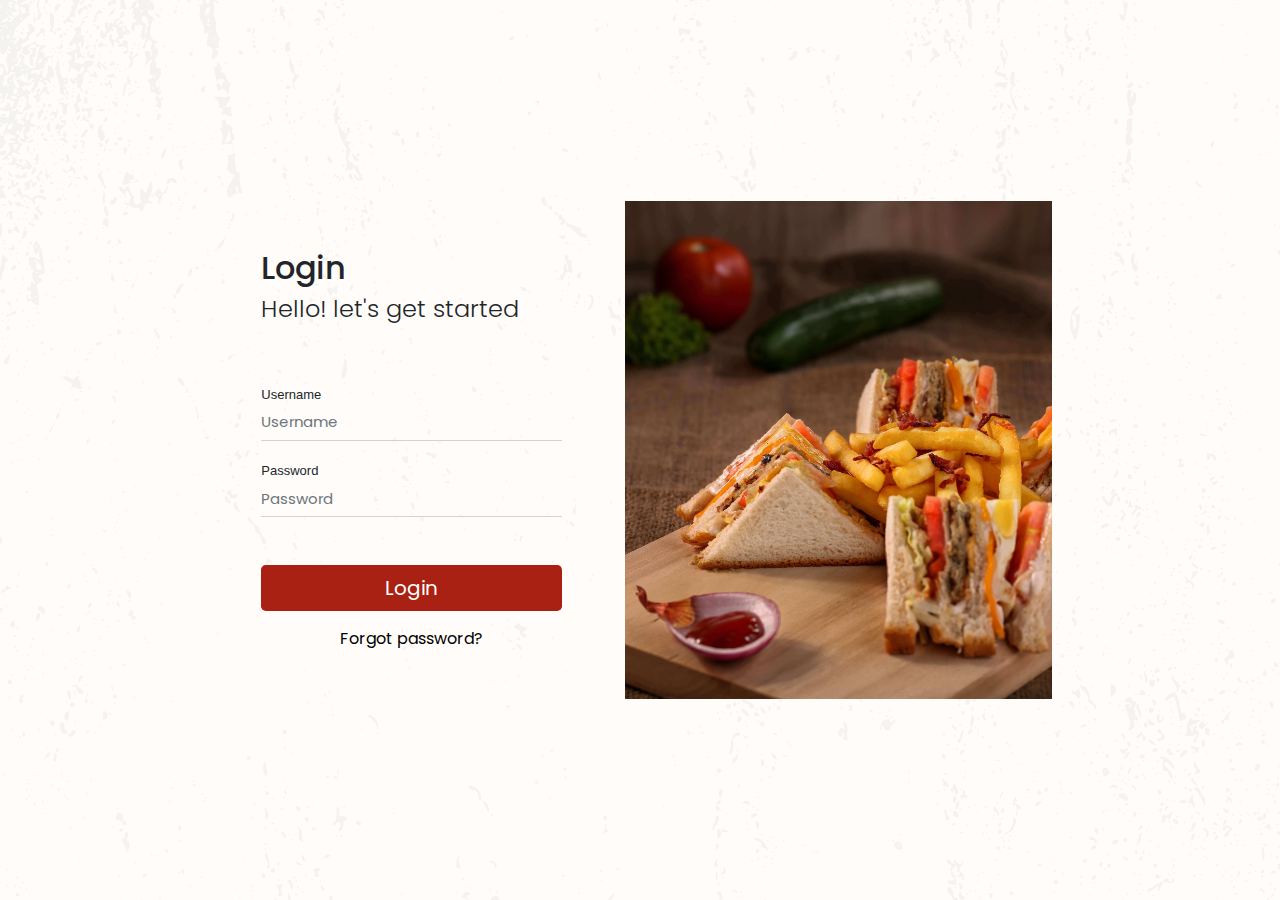
<file: login.html>
<!DOCTYPE html>
<html lang="en">

  <head>
    <meta charset="UTF-8">
    <meta name="viewport" content="width=device-width, initial-scale=1.0">
    <title>Project 02</title>
    <link rel="stylesheet" href="css/all.min.css">
    <link rel="stylesheet" href="css/bootstrap.min.css">
    <link rel="stylesheet" href="css/fontawesome.min.css">
    <link rel="stylesheet" href="css/slick.css">
    <link rel="stylesheet" href="css/style.css">
    <link rel="stylesheet" href="css/responsive.css">
  </head>

  <body>
    <div class="container-scroller">
      <div class="container-fluid page-body-wrapper">
        <div class="row">
          <div class="content-wrapper full-page-wrapper d-flex align-items-center auth">
            <div class="row w-100">
              <div class="col-lg-8 mx-auto">
                <div class="row">
                  <div class="col-lg-6 ">
                    <div class="auth-form-light text-left p-5">
                      <h2>Login</h2>
                      <h4 class="font-weight-light">Hello! let's get started</h4>
                      <form class="pt-5">
                        <form>
                          <div class="form-group login">
                            <label for="exampleInputEmail1">Username</label>
                            <input type="email" class="form-control" id="exampleInputEmail1" aria-describedby="emailHelp" placeholder="Username">
                            <i class="mdi mdi-account"></i>
                          </div>
                          <div class="form-group login">
                            <label for="exampleInputPassword1">Password</label>
                            <input type="password" class="form-control" id="exampleInputPassword1" placeholder="Password">
                            <i class="mdi mdi-eye"></i>
                          </div>
                          <div class="mt-5">
                            <a class="btn btn-block btn-success btn-lg font-weight-medium login-btn" href="../../index.html">Login</a>
                          </div>
                          <div class="mt-3 text-center">
                            <a href="#" class="auth-link text-black">Forgot password?</a>
                          </div>
                        </form>
                      </form>
                    </div>
                  </div>
                  <div class="col-lg-6 login-half-bg d-flex flex-row">
                  </div>
                </div>
              </div>
            </div>
          </div>
          <!-- content-wrapper ends -->
        </div>
        <!-- row ends -->
      </div>
      <!-- page-body-wrapper ends -->
    </div>
    <!--footer componment ends  -->
    <script src="js/jquery-1.12.4.min.js"></script>
    <script src="js/all.min.js"></script>
    <script src="js/bootstrap.min.js"></script>
    <script src="js/fontawesome.min.js"></script>
    <script src="js/slick.min.js"></script>
    <script src="js/app.js"></script>
  </body>

</html>
</file>
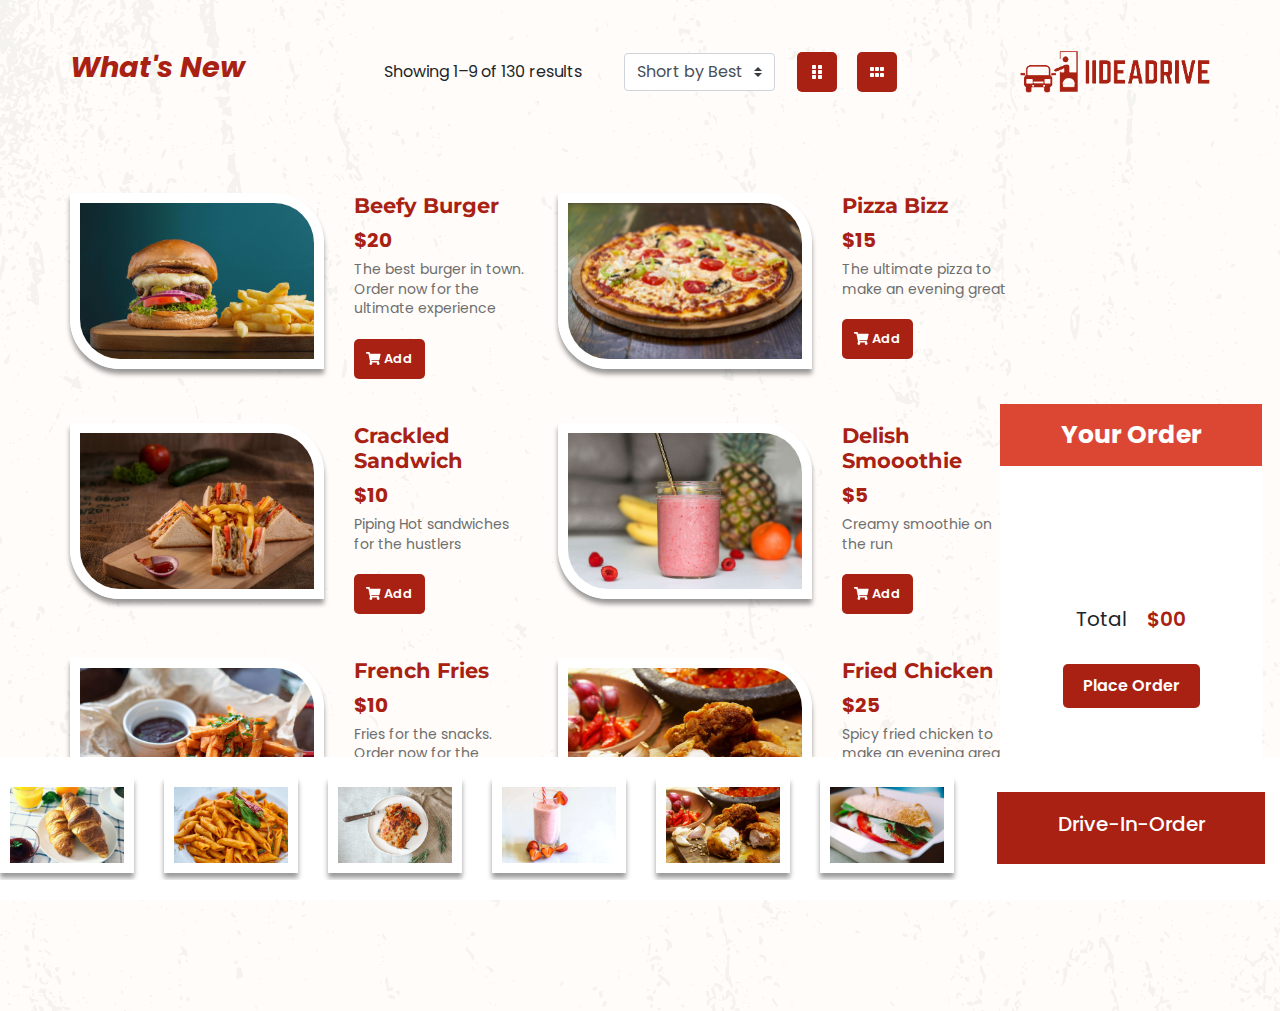
<file: menu.html>
<!DOCTYPE html>
<html lang="en">

  <head>
    <meta charset="UTF-8">
    <meta name="viewport" content="width=device-width, initial-scale=1.0">
    <title>Project 02</title>
    <link rel="stylesheet" href="css/all.min.css">
    <link rel="stylesheet" href="css/bootstrap.min.css">
    <link rel="stylesheet" href="css/fontawesome.min.css">
    <link rel="stylesheet" href="css/slick.css">
    <link rel="stylesheet" href="css/style.css">
    <link rel="stylesheet" href="css/responsive.css">
  </head>

  <body>
    <div class="container">
      <!-- top section starts -->
      <div class="padding-container">
        <div class="row d-flex align-items-center">
          <div class="col-lg-3 col-md-6 col-sm-6">
            <div class="title">
              <h1>What's New</h1>
            </div>
          </div>
          <div class="col-lg-6 col-md-6 col-sm-6 d-flex align-items-center ">
            <div class="sort">
              <div class="product-page-number sm-display-none">
                <p>Showing 1–9 of 130 results</p>
              </div>
              <select class="product-short-select custom-select sm-display-none">
                <option selected>Short by Best Sell</option>
                <option value="1">Short by New Item</option>
                <option value="2">Short by Popularity</option>
                <option value="3">Short by Average review</option>
              </select>
            </div>
            <div class="grid">
              <ul class="view-option d-flex justify-content-end">
                <li class="grid-verti active"><i class="fas fa-grip-vertical"></i></li>
                <li class="grid-hori"><i class="fas fa-grip-horizontal"></i></li>
              </ul>
            </div>
          </div>
          <div class="col-lg-3">
            <div class="logo d-flex justify-content-end">
              <a href="index.html">
                <img src="images/iideadrive.png" alt="logo">
              </a>
            </div>
          </div>
        </div>
      </div>
      <!-- top section ends -->
    </div>
    <!-- food section starts -->
    <section class="food-section mb-5">
      <div class="container">
        <div class="row">
          <div class="col-lg-10">
            <div class="row">
              <div class="col-lg-6 col-md-6 col-sm-6 item-container">
                <div class="row">
                  <div class="col-lg-7">
                    <div class="food-img">
                      <img src="images/food-1.jpg" alt="burger">
                    </div>
                  </div>
                  <div class="col-lg-5">
                    <div class="food-info">
                      <h3>Beefy Burger</h3>
                      <p class="price" id="price">$20</p>
                      <p>The best burger in town. Order now for the ultimate experience</p>
                    </div>
                    <div class="food-cta" id="food-cta">
                      <button class="food-order-btn">
                        <i class="fas fa-shopping-cart"></i> Add
                      </button>
                    </div>
                  </div>
                </div>
              </div>
              <div class="col-lg-6 col-md-6 col-sm-6 item-container">
                <div class="row ">
                  <div class="col-lg-7">
                    <div class="food-img">
                      <img src="images/food-2.jpg" alt="pizza">
                    </div>
                  </div>
                  <div class="col-lg-5">
                    <div class="food-info">
                      <h3>Pizza Bizz</h3>
                      <p class="price" id="price">$15</p>
                      <p>The ultimate pizza to make an evening great</p>
                    </div>
                    <div class="food-cta" id="food-cta">
                      <button class="food-order-btn">
                        <i class="fas fa-shopping-cart"></i> Add
                      </button>
                    </div>
                  </div>
                </div>
              </div>
            </div>

            <div class="row mt-4">
              <div class="col-lg-6 col-md-6 col-sm-6 item-container">
                <div class="row ">
                  <div class="col-lg-7">
                    <div class="food-img">
                      <img src="images/food-3.jpg" alt="sandwich">
                    </div>
                  </div>
                  <div class="col-lg-5">
                    <div class="food-info">
                      <h3>Crackled Sandwich</h3>
                      <p class="price" id="price">$10</p>
                      <p> Piping Hot sandwiches for the hustlers
                      </p>
                    </div>
                    <div class="food-cta" id="food-cta">
                      <button class="food-order-btn">
                        <i class="fas fa-shopping-cart"></i> Add
                      </button>
                    </div>
                  </div>
                </div>
              </div>
              <div class="col-lg-6 col-md-6 col-sm-6 item-container">
                <div class="row ">
                  <div class="col-lg-7">
                    <div class="food-img">
                      <img src="images/food-4.jpg" alt="smoothie">
                    </div>
                  </div>
                  <div class="col-lg-5">
                    <div class="food-info">
                      <h3>Delish Smooothie</h3>
                      <p class="price" id="price">$5</p>
                      <p>Creamy smoothie on the run</p>
                    </div>
                    <div class="food-cta" id="food-cta">
                      <button class="food-order-btn">
                        <i class="fas fa-shopping-cart"></i> Add
                      </button>
                    </div>
                  </div>
                </div>
              </div>
            </div>

            <div class="row mt-4 margin-bottom">
              <div class="col-lg-6 col-md-6 col-sm-6 item-container">
                <div class="row ">
                  <div class="col-lg-7">
                    <div class="food-img">
                      <img src="images/food-5.jpg" alt="fries">
                    </div>
                  </div>
                  <div class="col-lg-5">
                    <div class="food-info">
                      <h3>French Fries</h3>
                      <p class="price" id="price">$10</p>
                      <p>Fries for the snacks. Order now for the ultimate experience</p>
                    </div>
                    <div class="food-cta" id="food-cta">
                      <button class="food-order-btn">
                        <i class="fas fa-shopping-cart"></i> Add
                      </button>
                    </div>
                  </div>
                </div>
              </div>
              <div class="col-lg-6 col-md-6 col-sm-6 item-container">
                <div class="row ">
                  <div class="col-lg-7">
                    <div class="food-img">
                      <img src="images/food-6.jpg" alt="chicken">
                    </div>
                  </div>
                  <div class="col-lg-5">
                    <div class="food-info">
                      <h3>Fried Chicken</h3>
                      <p class="price" id="price">$25</p>
                      <p>Spicy fried chicken to make an evening great</p>
                    </div>
                    <div class="food-cta" id="food-cta">
                      <button class="food-order-btn">
                        <i class="fas fa-shopping-cart"></i> Add
                      </button>
                    </div>
                  </div>
                </div>
              </div>
            </div>
          </div>
          <div class="col-lg-2"></div>
        </div>
      </div>
    </section>
    <!-- food section ends -->

    <!-- footer componment starts-->
    <div class="footer-component">
      <div class="container-fluid p-fixed">
        <div class="row">
          <div class="col-lg-9 col-md-9 col-sm-9">
            <div class="slider-container">
              <div class="row food-slider">
                <div class="col-lg-12">
                  <div class="food-img ">
                    <a href="menu.html">
                      <img src="images/food-10.jpg" alt="burger" class="no-border-radius">
                    </a>
                  </div>
                </div>
                <div class="col-lg-12">
                  <div class="food-img ">
                    <a href="menu.html">
                      <img src="images/food-8.jpg" alt="burger" class="no-border-radius">
                    </a>
                  </div>
                </div>
                <div class="col-lg-12">
                  <div class="food-img ">
                    <a href="menu.html">
                      <img src="images/food-9.jpg" alt="burger" class="no-border-radius">
                    </a>
                  </div>
                </div>
                <div class="col-lg-12">
                  <div class="food-img ">
                    <a href="menu.html">
                      <img src="images/food-11.jpg" alt="burger" class="no-border-radius">
                    </a>
                  </div>
                </div>
                <div class="col-lg-12">
                  <div class="food-img ">
                    <a href="menu.html">
                      <img src="images/food-6.jpg" alt="burger" class="no-border-radius">
                    </a>
                  </div>
                </div>
                <div class="col-lg-12">
                  <div class="food-img ">
                    <a href="menu.html">
                      <img src="images/food-12.jpg" alt="burger" class="no-border-radius">
                    </a>
                  </div>
                </div>
                <div class="col-lg-12">
                  <div class="food-img ">
                    <a href="menu.html">
                      <img src="images/food-2.jpg" alt="burger" class="no-border-radius">
                    </a>
                  </div>
                </div>
                <div class="col-lg-12">
                  <div class="food-img ">
                    <a href="menu.html">
                      <img src="images/food-3.jpg" alt="burger" class="no-border-radius">
                    </a>
                  </div>
                </div>
              </div>
            </div>
          </div>
          <div class="col-lg-3 col-md-3 col-sm-3 d-flex align-items-center justify-content-center">
            <div class="drive-in-order" id="d-order">
              <h5 class="text-center">Drive-In-Order</h5>
            </div>
            <div class="drive-in-popup" id="show-popup">
              <div class="pop-up-title">
                <p>Your Order</p>
              </div>
              <div class="pop-up-inner">
                <ul class="grand-total drive-in-total" id="update">
                  <li>Total <span class="drive-in-span">$00</span></li>
                </ul>
                <button class="order-cta">Place Order</button>
              </div>
            </div>
          </div>
        </div>
      </div>
    </div>
    <!--footer componment ends  -->
    <script src="js/jquery-1.12.4.min.js"></script>
    <script src="js/all.min.js"></script>
    <script src="js/bootstrap.min.js"></script>
    <script src="js/fontawesome.min.js"></script>
    <script src="js/slick.min.js"></script>
    <script src="js/app.js"></script>
  </body>

</html>
</file>
<file: css/style.css>
/* global css */

@import url('https://fonts.googleapis.com/css2?family=Poppins:wght@400;500;600&display=swap');
@import url('https://fonts.googleapis.com/css2?family=Montserrat:wght@400;500;600&display=swap');
:root {
    --theme-color: #a92112;
    --hover-color: #e45c54;
}

* {
    margin: 0;
    padding: 0;
    outline: 0;
    box-sizing: border-box;
}

h1 {
    font-size: 1.8rem;
}

ul,
li {
    list-style: none;
}

ul {
    margin-bottom: 0;
}

a {
    text-decoration: none;
}

a:hover {
    text-decoration: none;
}

body {
    font-family: 'Poppins', sans-serif;
    background: url(../images/pattern.webp);
}

p {
    margin-bottom: 0;
}


/* main css */


/* top section starts */

.padding-container {
    padding: 50px 0;
}

.sort {
    display: flex;
    align-items: center;
    justify-content: space-around;
}

.title h1 {
    color: var(--theme-color);
    font-weight: bold;
    font-style: italic;
}

.csutom-select {
    width: 35%;
}

.view-option li {
    background: var(--theme-color);
    color: #fff;
    padding: 10px;
    height: 40px;
    width: 40px;
    border-radius: 5px;
    display: flex;
    align-items: center;
    justify-content: center;
    transition: .5s linear all;
}

.view-option li:hover {
    background: var(--hover-color);
    cursor: pointer;
}

.grid-hori {
    margin-left: 20px;
}

.logo img {
    width: 190px
}


/* top section ends */


/* food section starts */

.food-section {
    padding: 50px 0 100px 0;
}

.item-container {
    margin-bottom: 20px;
}

.item-container:hover .food-img img {
    border-radius: 50px 0 50px 0;
}

.food-img img {
    width: 100%;
    box-shadow: 0 5px 5px rgba(0, 0, 0, 0.4);
    border-radius: 0 50px 0 50px;
    border: 10px solid #fff;
    transition: .3s linear all;
}

.food-img .no-border-radius {
    border-radius: 0;
}

.food-info h3 {
    font-size: 21px;
    color: var(--theme-color);
    font-weight: 700;
    font-family: 'Montserrat', sans-serif;
}

.food-info p {
    font-size: 14px;
    font-weight: 400;
    line-height: 28px;
    /* margin-top: 16px; */
    margin-bottom: 6px;
    color: #6e6e6e;
    line-height: 1.4;
}

.food-cta,
.menu-cta {
    margin-top: 20px;
}

.food-cta button,
.menu-cta a {
    background: var(--theme-color);
    color: #fff;
    padding: 10px 12px;
    font-weight: 600;
    border-radius: 5px;
    text-align: center;
    transition: .3s linear all;
    font-size: 13px;
    border: none;
}

.food-info .price {
    color: var(--theme-color);
    font-weight: bold;
    font-size: 20px;
}

.food-cta a:hover {
    background: var(--hover-color);
    text-decoration: none;
}


/* .margin-bottom {
    margin-bottom: 50px;
} */


/* food section ends */


/* menu page starts */

.homepage {
    position: absolute;
    top: 50%;
    left: 0;
}

.homepage a {
    position: fixed;
    background: var(--theme-color);
    color: #fff;
    padding: 10px 20px;
}

.menus {
    position: relative;
}

.menus:after {
    position: absolute;
    content: '';
    height: 2px;
    width: 50px;
    bottom: 0;
    left: 0;
    background: var(--theme-color);
}

.menu-img img {
    width: 100%;
    box-shadow: 0 5px 5px rgba(0, 0, 0, 0.4);
    border: 10px solid #fff;
}

.page-item.active .page-link {
    background: var(--theme-color);
    border: none;
}

.page-link {
    color: #000;
}


/* menu page ends */


/* cart starts */

thead {
    background: var(--theme-color);
    color: #fff;
}

tbody tr:nth-child(odd) {
    background: #f8f8f8;
}

.check-quantity input {
    width: 100px;
    padding: 0px 15px;
    font-size: 18px;
    border-radius: 0;
    border: none;
}

.order-cta {
    background: var(--theme-color);
    color: #fff;
    padding: 10px 20px;
    font-weight: 600;
    border-radius: 5px;
    text-align: center;
    border: none;
}

.grand-total {
    margin: 30px 0 30px 0;
}

.grand-total li {
    display: flex;
    justify-content: space-between;
    font-size: 20px;
}

.grand-total li span {
    color: var(--theme-color);
    font-weight: 600;
}

.card {
    position: sticky!important;
}


/* cart ends */


/* footer starts */

.footer-component {
    display: block;
}

.p-fixed {
    bottom: 0;
    left: 0;
    right: 0;
    width: 100%;
    z-index: 5;
    position: fixed;
    background-color: #fff;
    padding: 20px 0;
}

.drive-in-order {
    background: var(--theme-color);
    color: #fff;
    padding: 20px;
    width: 90%;
}

.drive-in-order:hover {
    cursor: pointer;
}

.drive-in-popup {
    position: absolute;
    width: 80%;
    z-index: -1;
    bottom: 64px;
    opacity: 1;
    visibility: visible;
    transition: .3s linear all;
}

.pop-up-title {
    height: 62px;
    padding: 0 25px;
    display: -webkit-box;
    display: -webkit-flex;
    display: -ms-flexbox;
    display: flex;
    -webkit-box-align: center;
    -webkit-align-items: center;
    -ms-flex-align: center;
    align-items: center;
    -webkit-box-pack: justify;
    -webkit-justify-content: space-between;
    -ms-flex-pack: justify;
    justify-content: center;
    background-color: #dc4734;
    color: #fff;
    font-weight: bold;
    text-align: center;
    font-size: 25px;
}

.pop-up-inner {
    height: 350px;
    margin: 0;
    padding: 0 25px;
    background: #fff;
    z-index: 99999;
    position: relative;
    display: flex;
    align-items: center;
    justify-content: center;
    flex-direction: column;
}

.drive-in-span {
    margin-left: 20px;
}


/* footer-ends */


/* login page starts */

.content-wrapper.full-page-wrapper {
    margin-left: 0;
    width: 100%;
    height: 100vh;
}

.auth form .form-group {
    position: relative;
}

.form-group {
    margin-bottom: 1rem;
}

.auth form .form-group label {
    margin-bottom: 0;
    vertical-align: bottom;
    font-size: .8125rem;
    font-family: "roboto-light", sans-serif;
}

.login input {
    background: transparent;
    border-top: 0;
    border-left: 0;
    border-right: 0;
    border-radius: 0;
    padding-left: 0;
    padding-right: 2.5rem;
    font-size: .9375rem;
}

.login-btn {
    background: var(--theme-color);
    transition: .5s linear all;
    border: none;
}

.login-btn:hover {
    background: var(--hover-color);
}

.text-black {
    color: #000;
}

.text-black:hover {
    color: rgb(37, 37, 37);
}

.text-white {
    color: #ffffff !important;
}

.auth .login-half-bg {
    background: url(../images/food-3.jpg);
    background-size: cover;
    background-position: center center;
}


/* login page ends */
</file>
<file: css/responsive.css>
/* laptop/desktop 1200px */
        
        @media (min-width: 1200px) and (max-width: 1500px) {}
        /* normal desktop */
        
        @media (min-width: 992px) and (max-width: 1200px) {}
        /* tablet */
        
        @media (min-width: 320px) and (max-width:575px) {
            .sm-display-none {
                display: none;
            }
            .grid {
                display: none;
            }
            .logo {
                justify-content: center!important;
                margin-top: 20px;
            }
            .food-section {
                padding: 0 0 120px 0;
            }
            .food-info {
                padding: 20px;
            }
            .food-cta {
                margin-left: 20px;
            }
            .footer-component {
                display: none;
            }
        }
        
        @media (min-width: 650px) and (max-width: 991px) {
            .grid {
                display: none;
            }
            .logo {
                justify-content: center!important;
                margin-top: 50px;
            }
            .food-section {
                padding: 0 0 120px 0;
            }
            .food-info {
                padding-top: 20px;
            }
            .drive-in-order {
                padding: 10px;
            }
            .drive-in-order h5 {
                font-size: 15px;
            }
            .pop-up-title {
                font-size: 18px;
            }
            .order-cta {
                padding: 10px 15px;
            }
            .footer-component {
                display: none;
            }
        }
        /* small mobile */
        
        @media (min-width: 320px) and (max-width:580px) {
            .title {
                text-align: center;
                margin-bottom: 10px;
            }
            .menus::after {
                display: none;
            }
            .logo {
                justify-content: center!important;
            }
            .menu-img {
                margin-bottom: 10px;
                margin-top: 0!important;
            }
            .homepage {
                display: none;
            }
            .scroll {
                overflow: auto;
            }
            .mt {
                margin-top: 30px;
            }
        }
        
        @media (min-width: 580px) {
            .menu-img {
                margin-bottom: 10px;
            }
        }
        /* large mobile */
        
        @media only screen and (min-width: 520px) and (max-width: 767px) {}
</file>
